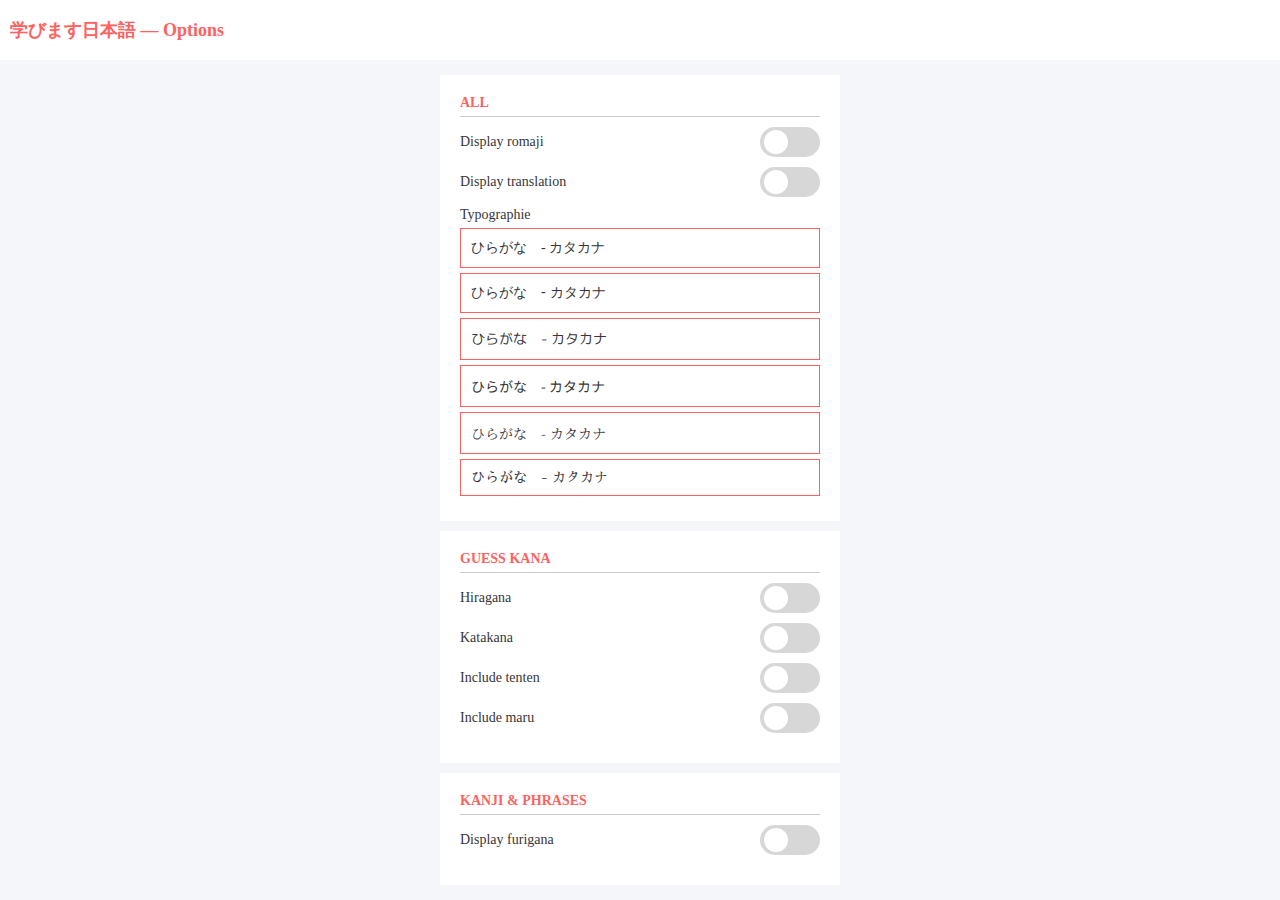
<file: src/options/index.html>
<!DOCTYPE html>
<html lang="en">

<head>
	<meta charset="UTF-8">
	<meta name="viewport" content="width=device-width, initial-scale=1.0">
	<link href="https://fonts.googleapis.com/css?family=M+PLUS+1p|M+PLUS+Rounded+1|Noto+Sans+JP|Noto+Serif+JP|Sawarabi+Mincho&display=swap" rel="stylesheet">
	<meta http-equiv="X-UA-Compatible" content="ie=edge">
	<link rel="stylesheet" href="./style.css">
	<title>Manamibasu - options</title>
</head>

<body>
	<header>
		<h1 class="jp main-title">
			学びます日本語 — Options
		</h1>
	</header>
	<main>
		<section class="option-container">
			<h2 class="block-title">All</h2>
			<input type="checkbox" class="checkbox" id="displayRomaji" />
			<label for="displayRomaji">Display romaji</label>
			<input type="checkbox" class="checkbox" id="displayTranslation" />
			<label for="displayTranslation">Display translation</label>
			<div class="dropdown">
				<label>
					Typographie
				</label>
				<input type="radio" name="typography" class="hidden" id="typography_system" value="system" />
				<label class="jp" for="typography_system">ひらがな　- カタカナ</label>
				<input type="radio" name="typography" class="hidden" id="plus_rounded" value="plus-rounded" />
				<label class="jp plus-rounded" for="plus_rounded">ひらがな　- カタカナ</label>
				<input type="radio" name="typography" class="hidden" id="plus" value="plus-1p" />
				<label class="jp plus-1p" for="plus">ひらがな　- カタカナ</label>
				<input type="radio" name="typography" class="hidden" id="noto_sans" value="noto-sans" />
				<label class="jp noto-sans" for="noto_sans">ひらがな　- カタカナ</label>
				<input type="radio" name="typography" class="hidden" id="noto_serif" value="noto-serif" />
				<label class="jp noto-serif" for="noto_serif">ひらがな　- カタカナ</label>
				<input type="radio" name="typography" class="hidden" id="sawarabi" value="sawarabi" />
				<label class="jp sawarabi" for="sawarabi">ひらがな　- カタカナ</label>
		</section>
		<section class="option-container">
			<h2 class="block-title">Guess Kana</h2>
			<input type="checkbox" class="checkbox" id="hiragana" />
			<label for="hiragana">Hiragana</label>
			<div class="grid" hiragana-dropdown>
				<div class="dropdown">
					<label>
						From
					</label>
					<select class="dropdown-kana" data-kana="hiraganaFrom">
						<option value="a">
							a - あ
						</option>
						<option value="ka">
							ka - か
						</option>
						<option value="sa">
							sa - さ
						</option>
						<option value="ta">
							ta - た
						</option>
						<option value="ha">
							ha - は
						</option>
						<option value="na">
							na - な
						</option>
						<option value="ya">
							ya - や
						</option>
						<option value="ma">
							ma - ま
						</option>
						<option value="ra">
							ra - ら
						</option>
						<option value="wa">
							wa - わ
						</option>
					</select>
				</div>
				<div class="dropdown">
					<label>To</label>
					<select class="dropdown-kana" data-kana="hiraganaTo">
						<option value="o">
							o - お
						</option>
						<option value="ko">
							ko - こ
						</option>
						<option value="so">
							so - そ
						</option>
						<option value="to">
							to - と
						</option>
						<option value="ho">
							ho - ほ
						</option>
						<option value="no">
							no - の
						</option>
						<option value="yo">
							yo - よ
						</option>
						<option value="mo">
							mo - の
						</option>
						<option value="ro">
							ro - ろ
						</option>
						<option value="wo">
							wo - を
						</option>
						<option value="n">
							n - ん
						</option>
					</select>
				</div>
			</div>
			<input type="checkbox" class="checkbox" id="katakana" />
			<label for="katakana">Katakana</label>
			<div class="grid" katakana-dropdown>
				<div class="dropdown">
					<label>
						From
					</label>
					<select class="dropdown-kana" data-kana="katakanaFrom">
						<option value="a">
							a - ア
						</option>
						<option value="ka">
							ka - カ
						</option>
						<option value="sa">
							sa - サ
						</option>
						<option value="ta">
							ta - タ
						</option>
						<option value="ha">
							ha - ハ
						</option>
						<option value="na">
							na - ナ
						</option>
						<option value="ya">
							ya - ヤ
						</option>
						<option value="ma">
							ma - マ
						</option>
						<option value="ra">
							ra - ラ
						</option>
						<option value="wa">
							wa - ワ
						</option>
					</select>
				</div>
				<div class="dropdown">
					<label>To</label>
					<select class="dropdown-kana" data-kana="katakanaTo">
						<option value="o">
							o - オ
						</option>
						<option value="ko">
							ko - コ
						</option>
						<option value="so">
							so - ソ
						</option>
						<option value="to">
							to - ト
						</option>
						<option value="ho">
							ho - ホ
						</option>
						<option value="no">
							no - ノ
						</option>
						<option value="yo">
							yo - ヨ
						</option>
						<option value="mo">
							mo - モ
						</option>
						<option value="ro">
							ro - ロ
						</option>
						<option value="wo">
							wo - ヲ
						</option>
						<option value="n">
							n - ン
						</option>
					</select>
				</div>
			</div>
			<input type="checkbox" class="checkbox" id="includeTenten" />
			<label for="includeTenten">Include tenten</label>
			<input type="checkbox" class="checkbox" id="includeMaru" />
			<label for="includeMaru">Include maru</label>
		</section>
		<section class="option-container">
			<h2 class="block-title">Kanji & Phrases</h2>
			<input type="checkbox" class="checkbox" id="furigana" />
			<label for="furigana">Display furigana</label>
		</section>
	</main>
	<script src="./app.js"></script>
</body>

</html>
</file>
<file: src/options/style.css>
.plus-1p {
  font-family: 'M PLUS 1p', sans-serif;
}
.plus-rounded {
  font-family: 'M PLUS Rounded 1c', sans-serif;
}
.noto-sans {
  font-family: 'Noto Sans JP', sans-serif;
}
.noto-serif {
  font-family: 'Noto Serif JP', serif;
}
.sawarabi {
  font-family: 'Sawarabi Mincho', sans-serif;
}

@media (prefers-color-scheme: light) {
  :root {
    --background-header: #ffffff;
    --background-color: #f4f6f9;
    --primary-color: #FF6160;
    --text-color: #373638;
  }
}

@media (prefers-color-scheme: dark) {
  :root {
    --background-header: #252a37;
    --background-color: #1d1e26;
    --primary-color: #FF6160;
    --text-color: #ffffff;
  }
}

html {
  box-sizing: border-box;
}
*, *:before, *:after {
  box-sizing: inherit;
}

body,
html {
  width: 100vw;
  height: 100vh;
  margin: 0;
}

body {
  background-color: var(--background-color);
  color: var(--text-color);
  display: grid;
  grid-template-areas: "header" "main";
  grid-template-rows: 60px 1fr;
  grid-template-columns: 1fr;
}

.main-title {
  font-size: 18px;
  margin: 0;
  color: var(--primary-color);
}

header {
  display: flex;
  align-items: center;
  padding: 0 10px;
  background: var(--background-header);
  grid-area: header;
  justify-content: space-between;
}

main {
  grid-area: main;
  display: flex;
  padding: 10px;
  align-items: center;
  flex-direction: column;
}

label {
  font-size: 14px;
}

.checkbox {
  display: none;
}

.checkbox + label {
  padding-right: 30px;
  position: relative;
  display: block;
  font-size: 14px;
  line-height: 30px;
  cursor:pointer;
  margin: 10px 0;
}

.checkbox + label:before {
  content: '';
  position: absolute;
  right: 0;
  width: 60px;
  height: 30px;
  background: #d7d7d7;
  border-radius: 15px;
  transition: background .3s ease-in-out;
}

.checkbox:checked + label:before {
  background: #FF6160;
}

.checkbox + label:after {
  content: '';
  position: absolute;
  right: 32px;
  top: 3px;
  width: 24px;
  height: 24px;
  background: #ffffff;
  border-radius: 15px;
  transition: right .3s ease-in-out;
}

.checkbox:checked + label:after {
  right: 2px;
}

.option-container {
  width: 400px;
  padding: 20px;
  margin: 5px 0;
  background: white;
}

.block-title {
  color: var(--primary-color);
  margin: 0 0 5px;
  padding: 0 0 5px;
  font-weight: bold;
  text-transform: uppercase;
  font-size: 14px;
  border-bottom: 1px solid #ccc;
}

select {
  -webkit-appearance: none;
  display: block;
  width: 100%;
  border: 1px solid var(--primary-color);
  background: transparent;
  border-radius: 0;
  height: 40px;
  font-size: 16px;
  padding: 10px 10px;
  background-image: url([data-uri]);
  background-position: calc(100% - 10px) center;
  background-repeat: no-repeat;
}

.grid {
  display: grid;
  grid-template-columns: repeat(2, 1fr);
  grid-gap: 20px;
}

[hiragana-dropdown] {
  display: none;
}

#hiragana:checked ~ [hiragana-dropdown] {
  display: grid;
}

[katakana-dropdown] {
  display: none;
}

#katakana:checked ~ [katakana-dropdown] {
  display: grid;
}

[hiragana-dropdown],
[katakana-dropdown] {
  border-bottom: 1px solid #ccc;
  margin-bottom: 10px;
  padding-bottom: 10px;
}

.dropdown label {
  margin-bottom: 5px;
  display: block;
}

.hidden {
  display: none;
}

input[type="radio"] + label {
  display: block;
  padding: 10px;
  border: 1px solid var(--primary-color);
  cursor: pointer;
}

input[type="radio"]:checked + label {
  background: var(--primary-color);
  color: white;
}
</file>
